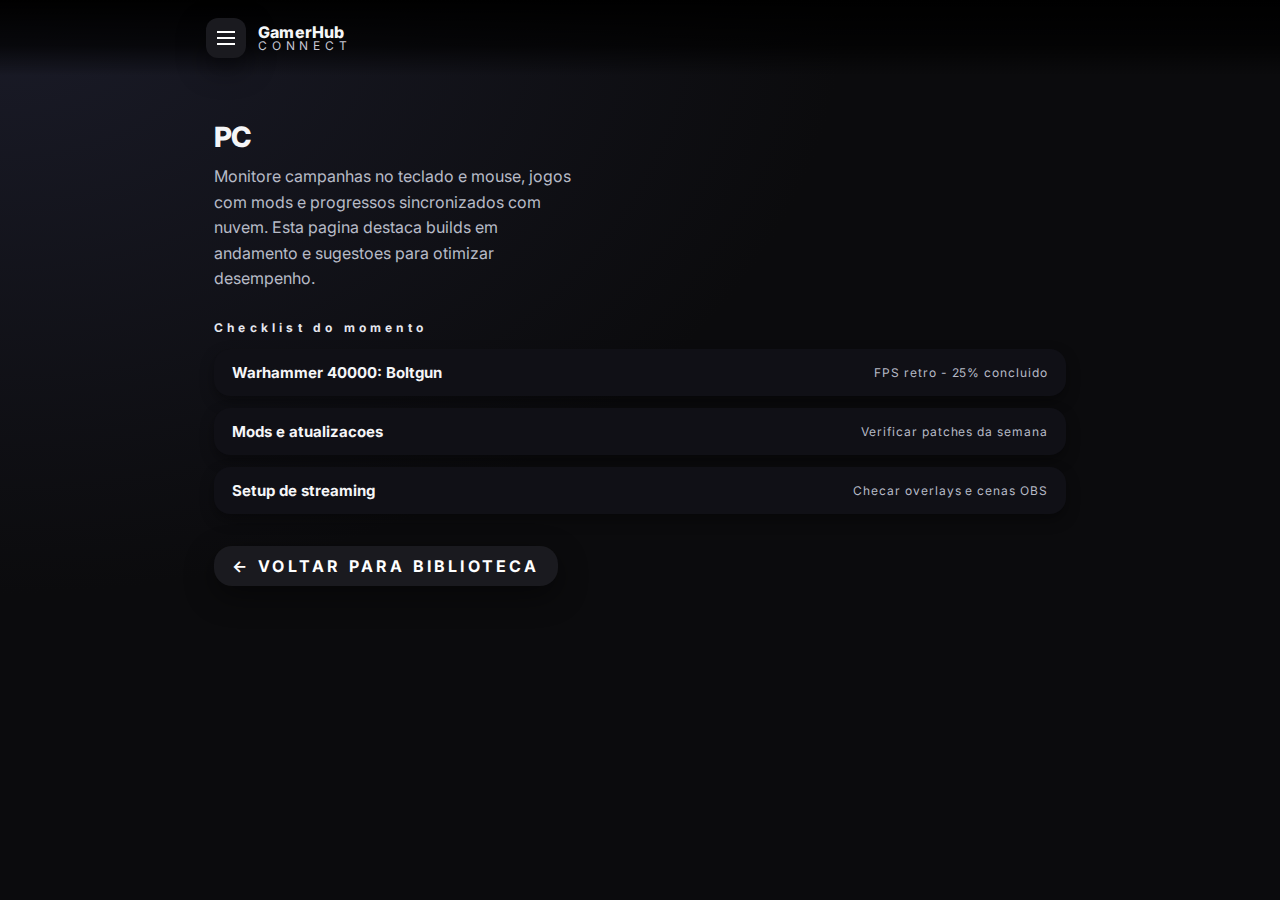
<file: gamerhub-connect/platform-pc.html>
﻿<!DOCTYPE html>
<html lang="pt-BR">
  <head>
    <meta charset="UTF-8" />
    <meta name="viewport" content="width=device-width, initial-scale=1" />
    <title>GamerHub Connect — PC</title>
    <link rel="preconnect" href="https://fonts.googleapis.com">
    <link rel="preconnect" href="https://fonts.gstatic.com" crossorigin>
    <link href="https://fonts.googleapis.com/css2?family=Inter:opsz,wght@14..32,400..900&display=swap" rel="stylesheet">
    <link rel="stylesheet" href="styles.css" />
  </head>
  <body>
    <div id="app" class="platform-page">
      <header class="ghc-header">
        <div class="header-left">
          <button id="menu-toggle" class="icon-btn" aria-label="Menu" aria-expanded="false" aria-controls="main-menu">
            <span class="icon-hamburger"></span>
          </button>
          <div class="brand">
            <div class="brand-title">GamerHub</div>
            <div class="brand-sub">CONNECT</div>
          </div>
        </div>
      </header>

      <nav id="main-menu" class="ghc-menu" aria-label="Plataformas">
        <ul class="platform-menu">
          <li class="platform-item">
            <a class="platform-link" href="platform-switch.html">
              <span class="dot dot-switch" aria-hidden="true"></span>
              NINTENDO SWITCH
            </a>
          </li>
          <li class="platform-item">
            <a class="platform-link" href="platform-ps4.html">
              <span class="dot dot-ps" aria-hidden="true"></span>
              PLAYSTATION 4
            </a>
          </li>
          <li class="platform-item">
            <a class="platform-link" href="platform-pc.html" aria-current="page">
              <span class="dot dot-pc" aria-hidden="true"></span>
              PC
            </a>
          </li>
        </ul>
      </nav>

      <main class="content platform-content">
        <h1 class="platform-title">PC</h1>
        <p class="platform-description">
          Monitore campanhas no teclado e mouse, jogos com mods e progressos sincronizados com nuvem. Esta pagina destaca builds em andamento e sugestoes para otimizar desempenho.
        </p>

        <section class="platform-section">
          <h2 class="platform-heading">Checklist do momento</h2>
          <ul class="platform-list">
            <li>
              <span class="platform-label">Warhammer 40000: Boltgun</span>
              <span class="platform-meta">FPS retro - 25% concluido</span>
            </li>
            <li>
              <span class="platform-label">Mods e atualizacoes</span>
              <span class="platform-meta">Verificar patches da semana</span>
            </li>
            <li>
              <span class="platform-label">Setup de streaming</span>
              <span class="platform-meta">Checar overlays e cenas OBS</span>
            </li>
          </ul>
        </section>

        <a class="btn-back" href="index.html"><span aria-hidden="true">&larr;</span> Voltar para biblioteca</a>
      </main>
    </div>

    <script src="app.js"></script>
  </body>
</html>
</file>
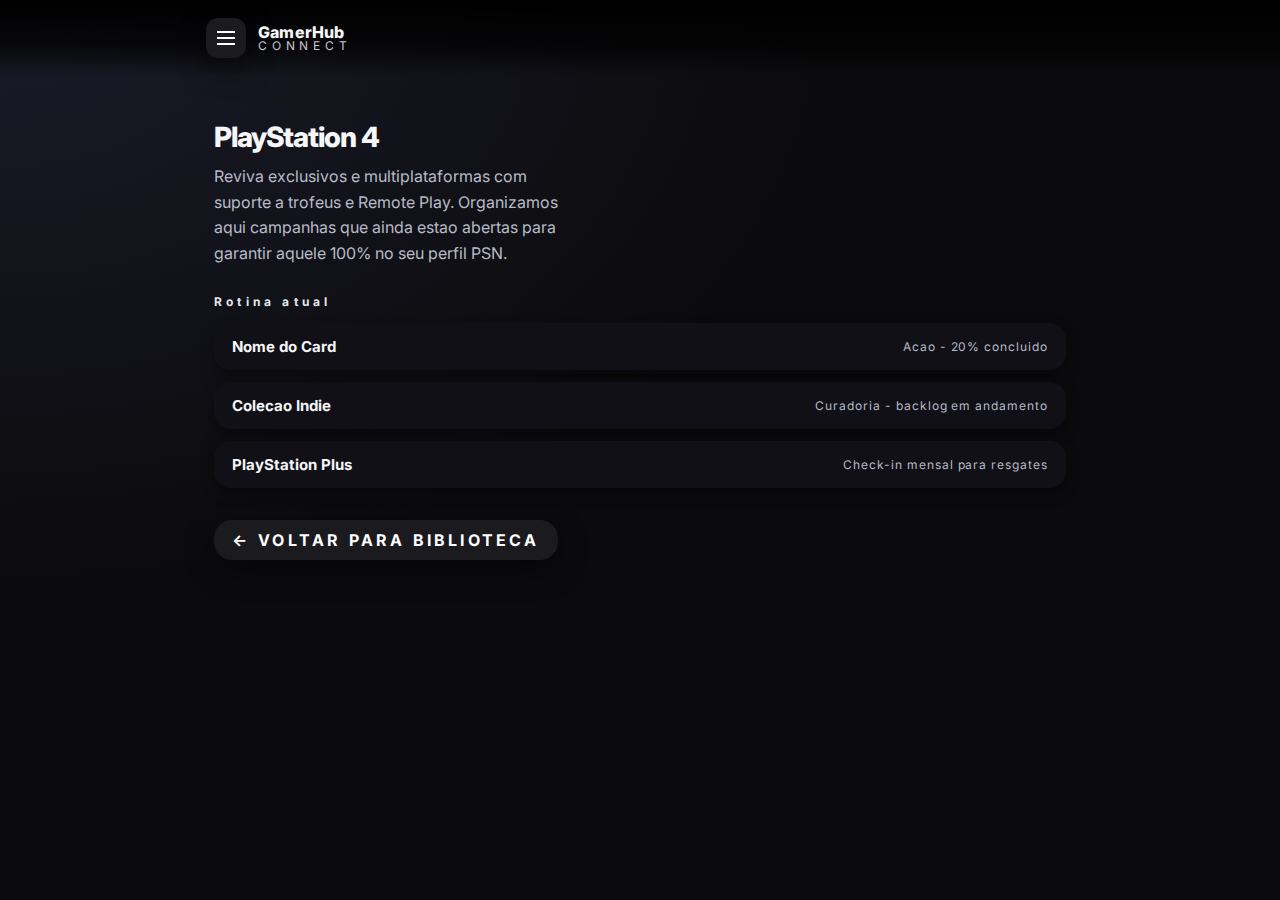
<file: gamerhub-connect/platform-ps4.html>
﻿<!DOCTYPE html>
<html lang="pt-BR">
  <head>
    <meta charset="UTF-8" />
    <meta name="viewport" content="width=device-width, initial-scale=1" />
    <title>GamerHub Connect — PlayStation 4</title>
    <link rel="preconnect" href="https://fonts.googleapis.com">
    <link rel="preconnect" href="https://fonts.gstatic.com" crossorigin>
    <link href="https://fonts.googleapis.com/css2?family=Inter:opsz,wght@14..32,400..900&display=swap" rel="stylesheet">
    <link rel="stylesheet" href="styles.css" />
  </head>
  <body>
    <div id="app" class="platform-page">
      <header class="ghc-header">
        <div class="header-left">
          <button id="menu-toggle" class="icon-btn" aria-label="Menu" aria-expanded="false" aria-controls="main-menu">
            <span class="icon-hamburger"></span>
          </button>
          <div class="brand">
            <div class="brand-title">GamerHub</div>
            <div class="brand-sub">CONNECT</div>
          </div>
        </div>
      </header>

      <nav id="main-menu" class="ghc-menu" aria-label="Plataformas">
        <ul class="platform-menu">
          <li class="platform-item">
            <a class="platform-link" href="platform-switch.html">
              <span class="dot dot-switch" aria-hidden="true"></span>
              NINTENDO SWITCH
            </a>
          </li>
          <li class="platform-item">
            <a class="platform-link" href="platform-ps4.html" aria-current="page">
              <span class="dot dot-ps" aria-hidden="true"></span>
              PLAYSTATION 4
            </a>
          </li>
          <li class="platform-item">
            <a class="platform-link" href="platform-pc.html">
              <span class="dot dot-pc" aria-hidden="true"></span>
              PC
            </a>
          </li>
        </ul>
      </nav>

      <main class="content platform-content">
        <h1 class="platform-title">PlayStation 4</h1>
        <p class="platform-description">
          Reviva exclusivos e multiplataformas com suporte a trofeus e Remote Play. Organizamos aqui campanhas que ainda estao abertas para garantir aquele 100% no seu perfil PSN.
        </p>

        <section class="platform-section">
          <h2 class="platform-heading">Rotina atual</h2>
          <ul class="platform-list">
            <li>
              <span class="platform-label">Nome do Card</span>
              <span class="platform-meta">Acao - 20% concluido</span>
            </li>
            <li>
              <span class="platform-label">Colecao Indie</span>
              <span class="platform-meta">Curadoria - backlog em andamento</span>
            </li>
            <li>
              <span class="platform-label">PlayStation Plus</span>
              <span class="platform-meta">Check-in mensal para resgates</span>
            </li>
          </ul>
        </section>

        <a class="btn-back" href="index.html"><span aria-hidden="true">&larr;</span> Voltar para biblioteca</a>
      </main>
    </div>

    <script src="app.js"></script>
  </body>
</html>
</file>
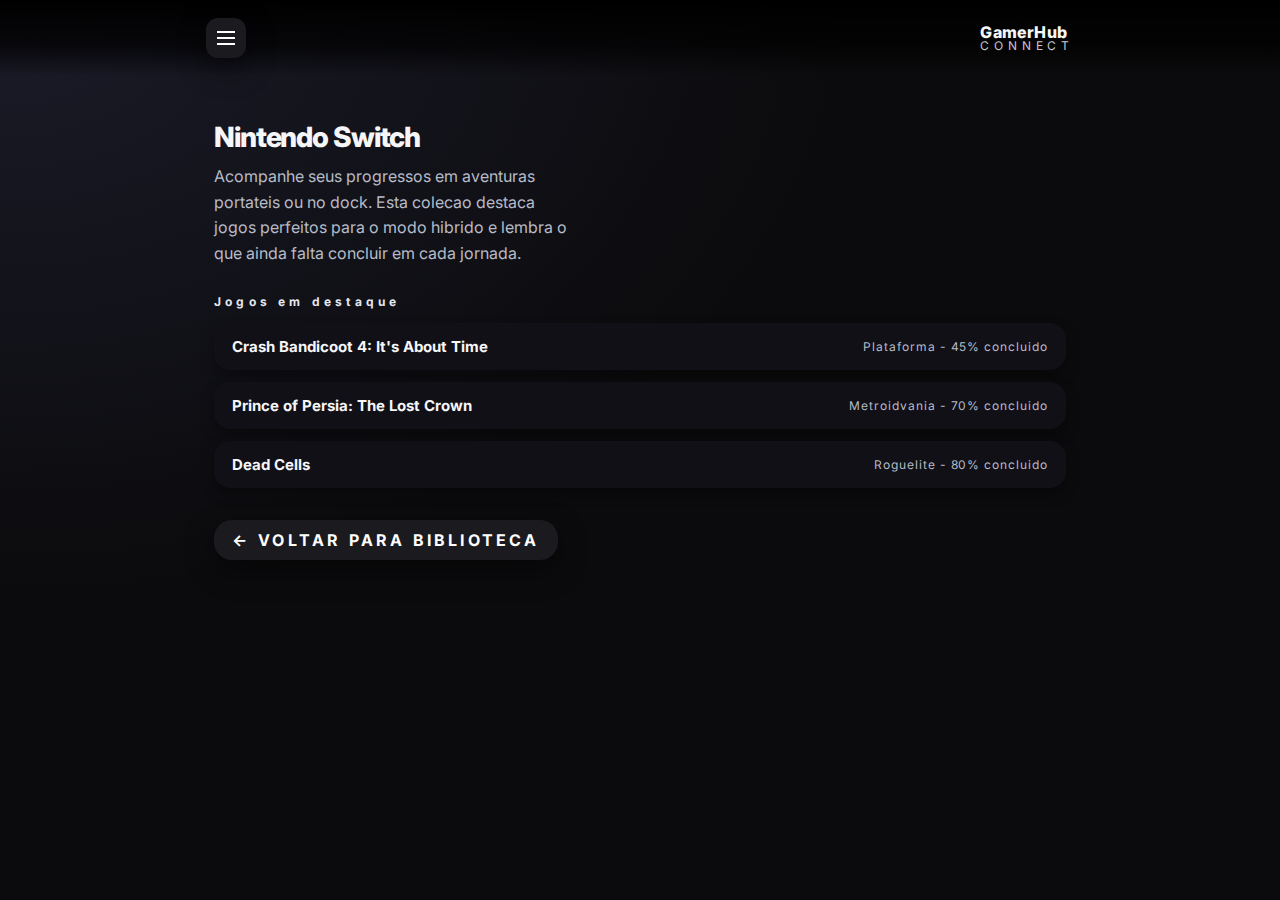
<file: gamerhub-connect/platform-switch.html>
﻿<!DOCTYPE html>
<html lang="pt-BR">
  <head>
    <meta charset="UTF-8" />
    <meta name="viewport" content="width=device-width, initial-scale=1" />
    <title>GamerHub Connect — Nintendo Switch</title>
    <link rel="preconnect" href="https://fonts.googleapis.com">
    <link rel="preconnect" href="https://fonts.gstatic.com" crossorigin>
    <link href="https://fonts.googleapis.com/css2?family=Inter:opsz,wght@14..32,400..900&display=swap" rel="stylesheet">
    <link rel="stylesheet" href="styles.css" />
  </head>
  <body>
    <div id="app" class="platform-page">
      <header class="ghc-header">
        <button id="menu-toggle" class="icon-btn" aria-label="Menu" aria-expanded="false" aria-controls="main-menu">
          <span class="icon-hamburger"></span>
        </button>
        <div class="brand">
          <div class="brand-title">GamerHub</div>
          <div class="brand-sub">CONNECT</div>
        </div>
      </header>

      <nav id="main-menu" class="ghc-menu" aria-label="Plataformas">
        <ul class="platform-menu">
          <li class="platform-item">
            <a class="platform-link" href="platform-switch.html" aria-current="page">
              <span class="dot dot-switch" aria-hidden="true"></span>
              NINTENDO SWITCH
            </a>
          </li>
          <li class="platform-item">
            <a class="platform-link" href="platform-ps4.html">
              <span class="dot dot-ps" aria-hidden="true"></span>
              PLAYSTATION 4
            </a>
          </li>
          <li class="platform-item">
            <a class="platform-link" href="platform-pc.html">
              <span class="dot dot-pc" aria-hidden="true"></span>
              PC
            </a>
          </li>
        </ul>
      </nav>

      <main class="content platform-content">
        <h1 class="platform-title">Nintendo Switch</h1>
        <p class="platform-description">
          Acompanhe seus progressos em aventuras portateis ou no dock. Esta colecao destaca jogos perfeitos para o modo hibrido e lembra o que ainda falta concluir em cada jornada.
        </p>

        <section class="platform-section">
          <h2 class="platform-heading">Jogos em destaque</h2>
          <ul class="platform-list">
            <li>
              <span class="platform-label">Crash Bandicoot 4: It's About Time</span>
              <span class="platform-meta">Plataforma - 45% concluido</span>
            </li>
            <li>
              <span class="platform-label">Prince of Persia: The Lost Crown</span>
              <span class="platform-meta">Metroidvania - 70% concluido</span>
            </li>
            <li>
              <span class="platform-label">Dead Cells</span>
              <span class="platform-meta">Roguelite - 80% concluido</span>
            </li>
          </ul>
        </section>

        <a class="btn-back" href="index.html"><span aria-hidden="true">&larr;</span> Voltar para biblioteca</a>
      </main>
    </div>

    <script src="app.js"></script>
  </body>
</html>
</file>
<file: gamerhub-connect/styles.css>
﻿:root{
  --bg:#0b0b0d;
  --bg-2:#101016;
  --gradient: radial-gradient(120% 120% at 0% 0%, #1a1b28 0%, #0b0b0d 55%, #0b0b0d 100%);
  --text:#f5f6f8;
  --cor---texto---branca:#ffffff; /* alias para specs do Figma */
  --font-family:"Inter", ui-sans-serif, system-ui, -apple-system, Segoe UI, Roboto, Helvetica, Arial, "Apple Color Emoji", "Segoe UI Emoji";
  --muted:#b7bbc7;
  --divider:#262733;
  --primary:#e63232; /* vermelho Switch */
  --ps:#2c6df2;      /* azul PlayStation */
  --pc:#00c48c;      /* verde PC - usado no app */
  --pc-dot:#7a6cff;  /* roxo do mock para o menu */
  --theme-color:#e63232; /* default: switch */
  --chip:#0d0d0f;
  --chipText:#fff;
  --radius-lg:22px;
  --radius-md:16px;
  --radius-sm:12px;
  --shadow: 0 10px 30px rgba(0,0,0,.45);
}

*{box-sizing:border-box}
html,body{height:100%}
body{
  margin:0;
  color:var(--text);
  background:var(--gradient);
  font-family: var(--font-family);
  font-optical-sizing:auto; /* usa opsz da Inter vari�vel */
  -webkit-font-smoothing:antialiased; text-rendering:optimizeLegibility;
}

#app{max-width: 480px; margin: 0 auto;}

/* Header */
.ghc-header{display:flex; align-items:center; justify-content:space-between; padding:18px 16px; position:sticky; top:0; z-index:10; background:none}
.ghc-header::before{content:""; position:absolute; inset:0; left:50%; width:100vw; transform:translateX(-50%); background:linear-gradient(180deg,#000 0%, rgba(0,0,0,.7) 60%, rgba(0,0,0,0) 100%); z-index:-1; pointer-events:none}
body[data-theme] .ghc-header::before{background:linear-gradient(180deg, var(--theme-color) 0%, rgba(0,0,0,0) 100%)}
.header-left{display:flex; align-items:center; gap:12px}
.icon-btn{background:#1a1a1f; color:#fff; border:0; width:40px; height:40px; border-radius:12px; display:grid; place-items:center; box-shadow:var(--shadow);}
.icon-btn:active{transform:translateY(1px)}
.icon-hamburger{display:block; width:18px; height:2px; background:#fff; position:relative; transition:background .2s}
.icon-hamburger::before,.icon-hamburger::after{content:""; position:absolute; left:0; width:100%; height:2px; background:#fff; transition:transform .2s, top .2s}
.icon-hamburger::before{top:-6px}.icon-hamburger::after{top:6px}

/* estado aberto do hamburguer */
#app.menu-open .icon-hamburger{background:transparent}
#app.menu-open .icon-hamburger::before{top:0; transform:rotate(45deg)}
#app.menu-open .icon-hamburger::after{top:0; transform:rotate(-45deg)}
.brand{line-height:1}
.brand-title{font-weight:800; letter-spacing:.2px}
.brand-sub{font-size:12px; color:#c6c7d3; letter-spacing:.4em}

.add-game-btn{display:flex; align-items:center; gap:12px; background:rgba(32,32,40,.88); color:#fff; border:0; border-radius:18px; padding:8px 18px 8px 10px; font-family:var(--font-family); font-weight:700; font-size:13px; text-transform:lowercase; letter-spacing:.02em; cursor:pointer; box-shadow:0 8px 24px rgba(0,0,0,.28); transition:background .2s ease, transform .2s ease}
.add-game-btn:hover{background:rgba(40,40,52,.95)}
.add-game-btn:active{transform:translateY(1px)}
.add-game-icon{display:inline-flex; align-items:center; justify-content:center; width:28px; height:28px; border-radius:10px; background:rgba(255,255,255,.12); font-size:18px; font-weight:600; line-height:1; pointer-events:none}
.add-game-label{white-space:nowrap}

@media (max-width: 420px){
  .add-game-btn{font-size:12px; padding:8px 14px 8px 8px}
  .add-game-label{white-space:normal}
}

/* Menu Hamburguer */
.ghc-menu{display:none; padding:8px 16px 0 16px}
#app.menu-open .ghc-menu{display:block}
.platform-menu{list-style:none; margin:0; padding:6px 0 8px 0}
.platform-item{margin:10px 0}
.platform-link{display:flex; align-items:center; gap:12px; font-weight:800; font-size:14px; letter-spacing:.35em; color:var(--text); text-decoration:none; padding:4px 0; transition:color .2s ease}
.platform-link:hover,.platform-link:focus{color:#fff}
.platform-item .dot{width:10px; height:10px; border-radius:50%; display:inline-block}
.dot-switch{background:var(--primary)}
.dot-ps{background:var(--ps)}
.dot-pc{background:var(--pc-dot)}

/* P�ginas de plataforma */
#app.platform-page .content{padding:32px 24px 80px}
.platform-title{margin:12px 0 10px; font-size:28px; font-weight:800; letter-spacing:-0.04em}
.platform-description{margin:0 0 28px; color:var(--muted); max-width:360px; line-height:1.6}
.platform-section{margin-top:24px}
.platform-heading{margin:0 0 14px; letter-spacing:.35em; font-size:12px; font-weight:700; color:#e5e7ef}
.platform-list{list-style:none; margin:0; padding:0; display:grid; gap:12px}
.platform-list li{background:var(--bg-2); border-radius:var(--radius-md); padding:14px 18px; display:flex; align-items:center; justify-content:space-between; gap:18px; box-shadow:0 6px 14px rgba(0,0,0,.35)}
.platform-label{font-weight:700; font-size:15px}
.platform-meta{font-size:12px; color:var(--muted); letter-spacing:.08em}
.btn-back{margin-top:32px; text-decoration:none; background:#1a1a1f; color:#fff; padding:10px 18px; border-radius:18px; display:inline-flex; align-items:center; gap:8px; font-weight:700; letter-spacing:.2em; text-transform:uppercase; box-shadow:var(--shadow)}
.btn-back:hover{background:#23232b}

/* Destaque */
.featured{padding:0 16px 8px}
.featured-card{position:relative; overflow:hidden; border-radius:28px; background:#111; box-shadow:var(--shadow)}
.featured-img{width:100%; height:365.15px; object-fit:cover; display:block;}
.featured-gradient{position:absolute; inset:auto 0 0 0; height:55%; background:linear-gradient(180deg, rgba(0,0,0,0) 0%, rgba(0,0,0,.4) 30%, rgba(230,50,50,.85) 100%)}
.featured-inner{position:absolute; inset:0; display:flex; flex-direction:column; justify-content:flex-end; gap:10px; padding:32px}
.badge{display:inline-flex; align-items:center; justify-content:center; border-radius:15px; padding:7px 18px; min-height:24px; text-align:center; font-family:var(--font-family); font-weight:700; letter-spacing:.3em; font-size:9px; color:#fff; background:var(--primary); text-transform:uppercase; white-space:nowrap}
.badge.ps{background:var(--ps)}
.badge.pc{    background: #7a6cff; color: #ffff;}
.featured-title{font-family:var(--font-family); font-size:32px; font-weight:700; letter-spacing:-0.04em; margin:0; color:#fff}
.featured-row{display:flex; align-items:center; justify-content:space-between; gap:8px}
.btn{display:inline-flex; align-items:center; justify-content:center; padding:6px 18px; border-radius:15px; border:0; font-family:var(--font-family); font-weight:700; letter-spacing:.3em; font-size:9px; text-transform:uppercase; white-space:nowrap}
.btn-info{background:rgba(255,255,255,.6); color:#fff; min-height:24px}
.meta{color:var(--cor---texto---branca); font-weight:700; font-size:8px; letter-spacing:.04em}
.progress-chip{background:#0b0b0d; color:var(--cor---texto---branca); border-radius:14px; padding:8px 10px; text-align:center; box-shadow:var(--shadow); font-weight:700; font-size:32px; letter-spacing:-0.04em}
.progress-link{background:none; border:0; padding:0; margin:0; color:inherit; font:inherit; text-transform:uppercase; letter-spacing:.35em; cursor:pointer; line-height:1}
.progress-link:focus-visible{outline:2px solid rgba(255,255,255,.4); outline-offset:2px}
.progress-chip .progress-link{display:block; font-weight:700; font-size:8px; text-align: center; opacity:.95}

/* Lista */
.content{padding:4px 16px 80px}
.section-title{letter-spacing:.5em; font-weight:700; font-size:14px; color:#e5e7ef; margin:14px 0 18px}
.game-list{list-style:none; margin:0; padding:0; display:flex; flex-direction:column; gap:18px}
.game-item{display:flex; gap:14px; padding-bottom:18px; border-bottom:1px solid var(--divider); position:relative}
.card-delete{position:absolute; top:-2px; right:-2px; width:32px; height:32px; border:0; border-radius:12px; background:rgba(32,32,40,.9); color:#fff; display:flex; align-items:center; justify-content:center; font-size:18px; font-weight:600; cursor:pointer; box-shadow:0 8px 20px rgba(0,0,0,.35); transition:background .2s ease, transform .15s ease}
.card-delete:hover{background:rgba(45,45,58,1)}
.card-delete:active{transform:translateY(1px)}
.card-delete:focus-visible{outline:2px solid rgba(255,255,255,.35); outline-offset:2px}
.thumb-wrap{position:relative; flex:0 0 110px}
.thumb{width:110px; height:110px; border-radius:20px; object-fit:cover; display:block}
.thumb-progress{position:absolute; left:8px; bottom:-8px; background:#0b0b0d; color:#fff; width:58px; height:58px; border-radius:999px; display:flex; align-items:center; justify-content:center; font-weight:800; box-shadow:var(--shadow)}
.thumb-progress .progress-link{position:absolute; bottom:-14px; left:50%; transform:translateX(-50%); font-size:10px; letter-spacing:.35em; color:#cfd3de}
.game-info{flex:1; min-width:0}
.game-title{margin:0 0 10px; font-size:24px; font-weight:700; letter-spacing:-0.04em}
.pill-row{display:flex; align-items:center; gap:10px; flex-wrap:wrap}
.btn-ghost{background:rgba(255,255,255,.6); color:#fff; min-height:24px; padding:6px 18px; white-space:nowrap}
.acquired{margin-top:10px; color:var(--cor---texto---branca); font-size:8px; font-weight:700; letter-spacing:.04em}

/* Modal */
.modal{position:fixed; inset:0; display:none}
.modal[aria-hidden="false"]{display:block}
.modal-backdrop{position:absolute; inset:0; background:rgba(0,0,0,.55)}
.modal-card{position:absolute; inset:8% 12px auto 12px; max-height:84%; overflow:auto; background:#0b0b0d; border-radius:24px; box-shadow:var(--shadow)}
.modal-close{position:absolute; right:10px; top:10px; z-index:2; width:36px; height:36px; border-radius:10px; background:#191a1f; color:#fff; font-size:18px}
.modal-card.add-modal{left:50%; inset:12% auto auto 50%; transform:translateX(-50%); width:min(420px, calc(100% - 32px)); max-height:none; padding:32px 24px 28px; display:flex; flex-direction:column; gap:18px}
.modal-card.add-modal .modal-close{right:18px; top:18px}
.modal-card.confirm-modal{left:50%; inset:20% auto auto 50%; transform:translateX(-50%); width:min(360px, calc(100% - 40px)); padding:32px 24px 28px; display:flex; flex-direction:column; gap:18px; text-align:center}
.modal-card.confirm-modal .modal-close{right:18px; top:18px}
.confirm-content{display:flex; flex-direction:column; gap:18px}
.confirm-title{margin:0; font-size:20px; font-weight:700; letter-spacing:-0.015em; color:#fff}
.confirm-text{margin:0; color:var(--muted); font-size:14px; line-height:1.6}
.modal-card.progress-modal{left:50%; inset:20% auto auto 50%; transform:translateX(-50%); width:min(320px, calc(100% - 40px)); padding:32px 28px 30px; display:flex; flex-direction:column; align-items:center; gap:22px; text-align:center}
.modal-card.progress-modal .modal-close{right:18px; top:18px}
.progress-content{display:flex; flex-direction:column; align-items:center; gap:18px}
.progress-display{width:90px; height:90px; border-radius:28px; background:rgba(24,24,30,.9); display:flex; align-items:center; justify-content:center; font-size:34px; font-weight:700}
.progress-label{margin:0; color:var(--muted); font-size:15px; line-height:1.4}
.progress-input{width:140px; text-align:center; background:#1a1b22; border:1px solid rgba(255,255,255,.08); border-radius:16px; padding:12px 14px; color:#fff; font-size:20px; font-weight:700; letter-spacing:.08em}
.progress-input:focus{outline:none; border-color:rgba(255,255,255,.22); box-shadow:0 0 0 3px rgba(255,255,255,.12)}
.progress-actions{justify-content:center; width:100%; gap:16px}
.add-form-title{margin:0; font-size:20px; font-weight:700; letter-spacing:-0.02em; color:#fff}
.add-form{display:flex; flex-direction:column; gap:18px}
.form-field{display:flex; flex-direction:column; gap:8px}
.form-field label{font-size:12px; letter-spacing:.26em; color:rgba(255,255,255,.68); text-transform:uppercase}
.form-field input,.form-field select,.form-field textarea{background:#1a1b22; border:1px solid rgba(255,255,255,.08); border-radius:16px; padding:12px 14px; color:#fff; font-size:14px; font-family:var(--font-family); transition:border-color .2s ease, box-shadow .2s ease}
.form-field input:focus,.form-field select:focus,.form-field textarea:focus{outline:none; border-color:rgba(255,255,255,.22); box-shadow:0 0 0 3px rgba(255,255,255,.12)}
.form-field select{appearance:none}
.form-field textarea{min-height:110px; resize:vertical}
.form-field option{color:#000}
.form-actions{display:flex; justify-content:flex-end; gap:12px; margin-top:6px}
.btn-secondary,.btn-primary,.btn-danger{border:0; border-radius:18px; padding:10px 20px; font-weight:700; letter-spacing:.18em; text-transform:uppercase; cursor:pointer; transition:transform .15s ease, background .2s ease}
.btn-secondary{background:rgba(255,255,255,.08); color:#fff}
.btn-secondary:hover{background:rgba(255,255,255,.13)}
.btn-primary{background:var(--primary); color:#fff}
.btn-primary:hover{background:#ff3c3c}
.btn-danger{background:#ff5f5f; color:#fff}
.btn-danger:hover{background:#ff7676}
.btn-secondary:active,.btn-primary:active,.btn-danger:active{transform:translateY(1px)}
.btn-secondary:focus-visible,.btn-primary:focus-visible,.btn-danger:focus-visible{outline:2px solid rgba(255,255,255,.4); outline-offset:2px}
.details-hero{position:relative; height:220px; border-top-left-radius:24px; border-top-right-radius:24px; overflow:hidden; background:#111; height: 25rem;}
.details-hero img{width:100%; height:100%; object-fit:cover}
.details-hero img{width:100%; height:100%; object-fit:cover}
.details-hero-overlay{position:absolute; inset:auto 0 0 0; height:65%; background:linear-gradient(180deg, rgba(0,0,0,0) 0%, rgba(0,0,0,.35) 35%, rgba(0,0,0,.65) 70%, rgba(0,0,0,.85) 100%), linear-gradient(180deg, transparent 0%, var(--theme-color) 100%)}
.details-title{position:absolute; left:16px; bottom:52px; margin:0; font-size:22px; font-weight:800; font-size: 5rem;}
.details-acquired{position:absolute; left:16px; bottom:18px; font-size:12px; color:#fff}
.details-body{padding:16px}
.gallery{display:flex; gap:12px; overflow:auto; padding-bottom:6px}
.gallery .g-item{flex:0 0 120px; height:90px; border-radius:16px; overflow:hidden; background:#16171d}
.gallery img, .gallery video{width:100%; height:100%; object-fit:cover; display:block}
.info-block{margin-top:18px; background:linear-gradient(180deg, rgba(255,255,255,.05) 0%, rgba(255,255,255,.02) 100%); border:1px solid rgba(255,255,255,.06); padding:14px; border-radius:18px}
.info-title{margin:2px 0 12px; letter-spacing:.45em; font-size:13px; color:#e7e9f2}
.info-text{margin:0 0 8px; color:#e9ebf3}
.link-more{color:var(--primary); font-weight:700; text-decoration:none}
.kv{display:flex; flex-direction:column; gap:10px}
.kv-row{display:flex; align-items:center; justify-content:space-between; gap:12px; border-top:1px solid rgba(255,255,255,.08); padding-top:10px}
.kv-row:first-child{border-top:0; padding-top:0}

/* Desktop touch-ups */
@media (min-width: 780px){
  #app{max-width: 900px}
  .featured-img{height:30rem}
  .game-item{gap:18px}
  .thumb{width:132px; height:132px}
  .thumb-wrap{flex-basis:132px}
  .game-title{font-size:28px}
}
</file>
